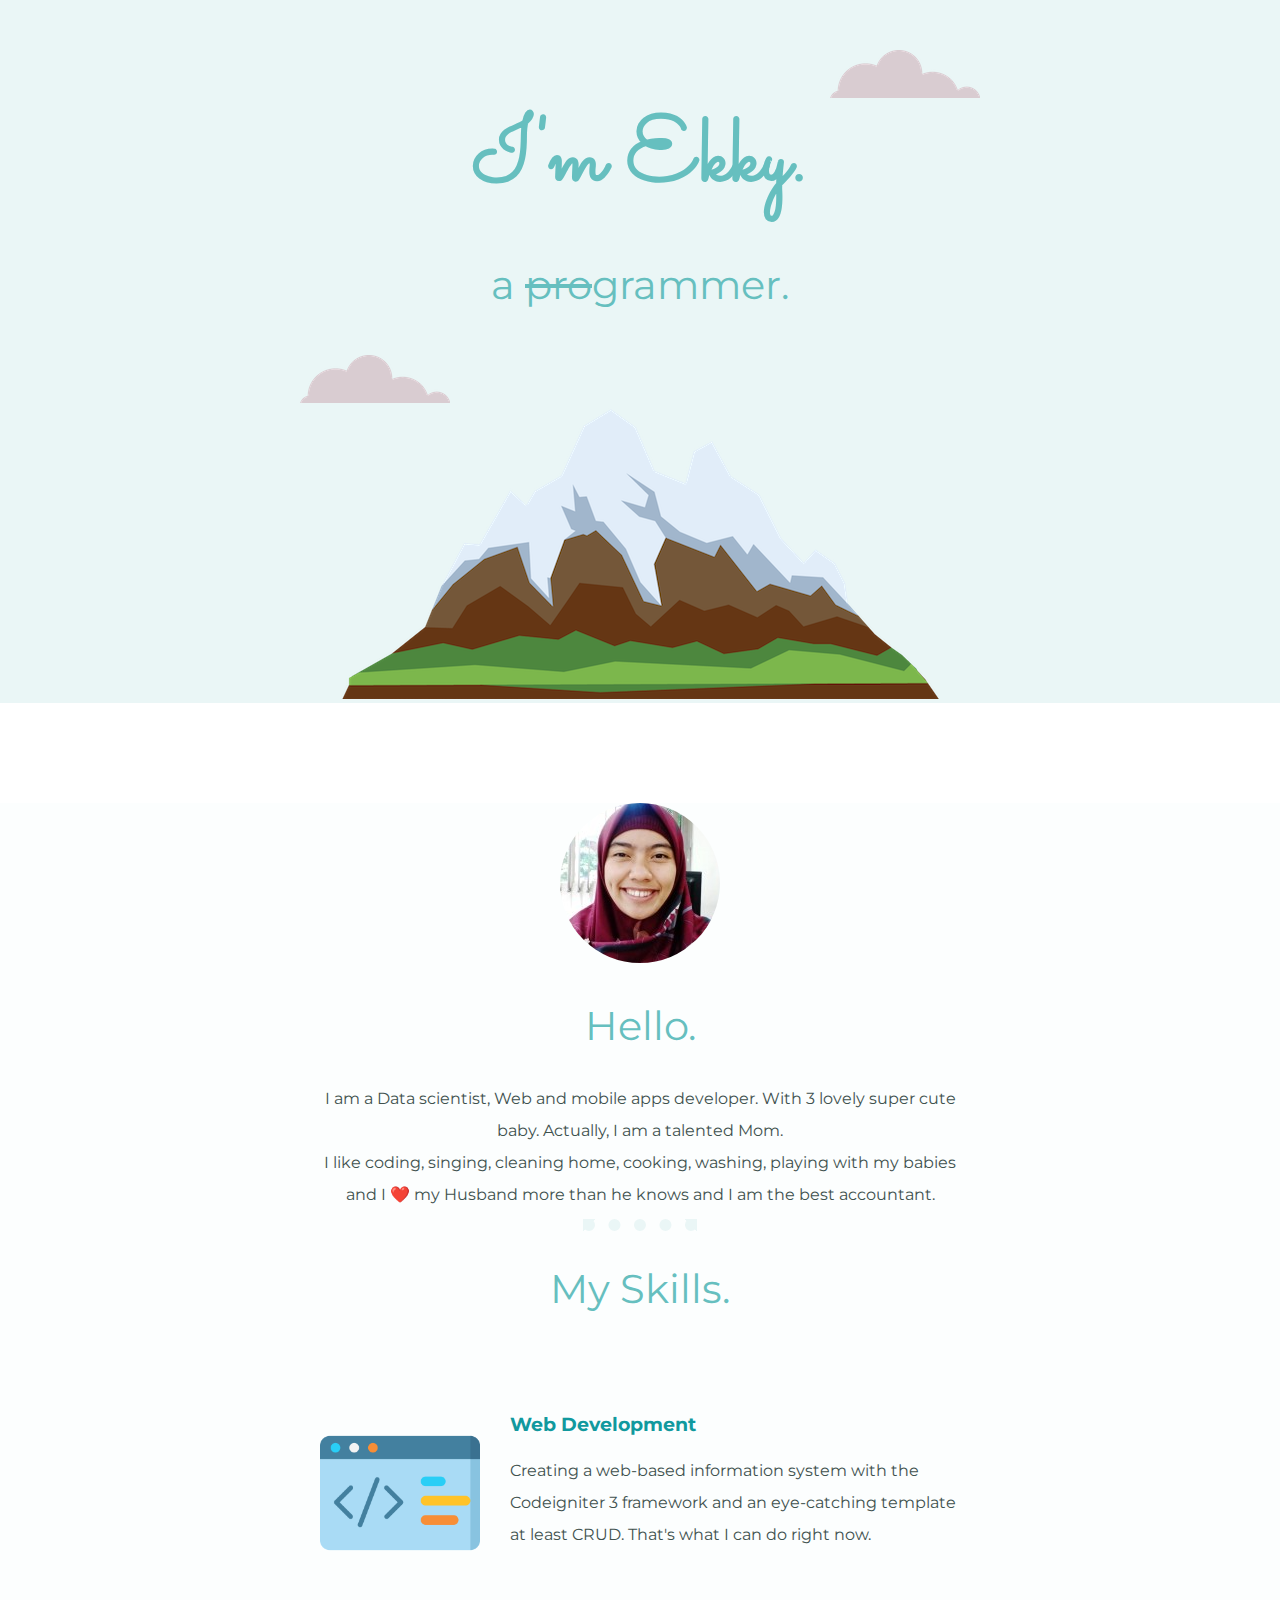
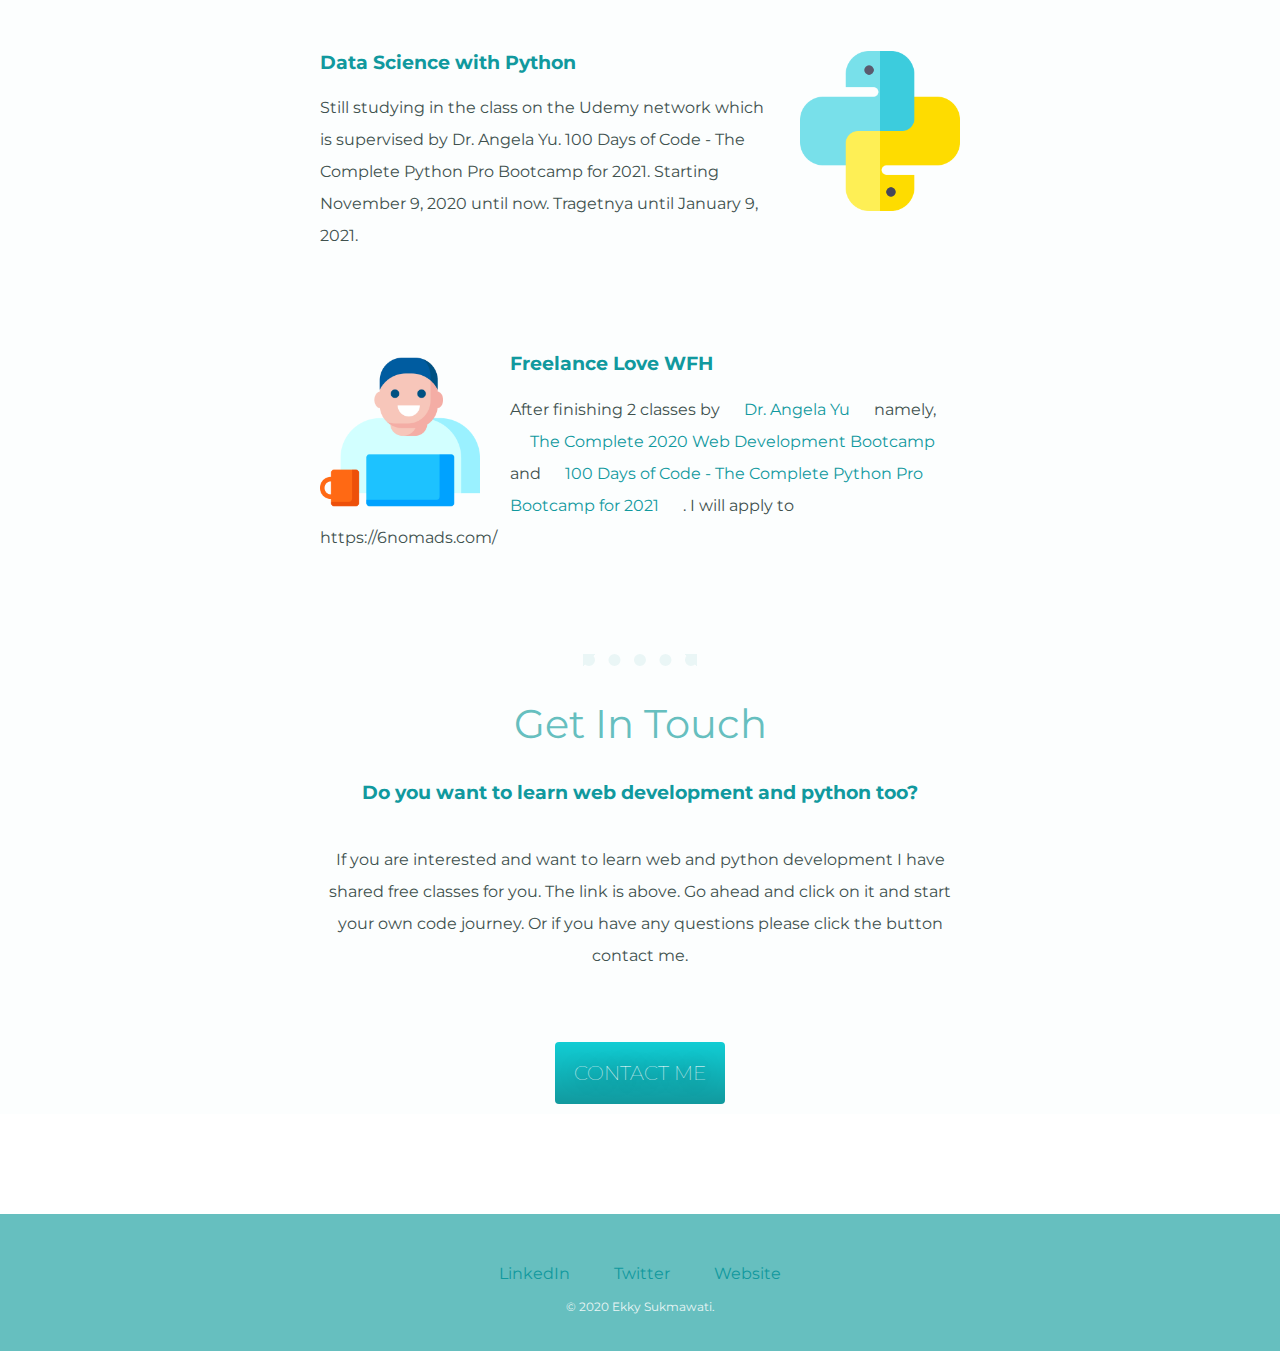
<file: index.html>
<!DOCTYPE html>
<html lang="en" dir="ltr">

<head>
  <meta charset="utf-8">
  <title>Ekky Sukmawati</title>
  <link rel="stylesheet" href="css/styles.css">
  <link rel="stylesheet" href="https://fonts.googleapis.com/css?family=Merriweather|Montserrat|Sacramento">
  <link rel="icon" href="image/favicon-32x32.png">
</head>

<body>
  <div class="top-container">
    <img class="top-cloud" src="image/cloud.png" alt="cloud-img">
    <h1 class="name">I'm Ekky.</h1>
    <h2>a <span class="pro">pro</span>grammer.</h2>
    <img class="bottom-cloud" src="image/cloud.png" alt="cloud-img">
    <img class="mountain" src="image/mountain.png" alt="mountain-img">
  </div>

  <div class="middle-container">
    <div class="profile">
      <img class="myphoto" src="image/ekky.png" alt="my-img">
      <h2>Hello.</h2>
      <p class="intro">
        I am a Data scientist, Web and mobile apps developer. With 3 lovely super cute baby. Actually, I am a talented Mom. <br>
        I like coding, singing, cleaning home, cooking, washing, playing with my babies
        and I ❤️ my Husband more than he knows
        and I am the best accountant.
      </p>
    </div>
    <hr>
    <div class="skills">
      <h2>My Skills.</h2>
      <div class="skill-row">
        <img class="code-img" src="image/code.png" alt="computer-img">
        <h3>Web Development</h3>
        <p>Creating a web-based information system with the Codeigniter 3 framework and an eye-catching template at least CRUD. That's what I can do right now.</p>
      </div>
      <div class="skill-row">
        <img class="python-img" src="image/python.png" alt="">
        <h3>Data Science with Python</h3>
        <p>Still studying in the class on the Udemy network which is supervised by Dr. Angela Yu. 100 Days of Code - The Complete Python Pro Bootcamp for 2021. Starting November 9, 2020 until now. Tragetnya until January 9, 2021.</p>
      </div>
      <div class="skill-row">
        <img class="freelance-img" src="image/freelance.png" alt="">
        <h3>Freelance Love WFH</h3>
        <p>After finishing 2 classes by <a href="https://twitter.com/yu_angela">Dr. Angela Yu</a> namely, <a href="https://www.udemy.com/share/1013gGCEsZcllbR3w=/">The Complete 2020 Web Development Bootcamp</a> and <a href="https://www.udemy.com/share/103IHMCEsZcllbR3w=/">100 Days of Code - The Complete Python Pro Bootcamp for 2021</a> . I will apply to https://6nomads.com/</p>
      </div>
    </div>
    <hr>
    <div class="contact-me">
      <h2>Get In Touch</h2>
      <h3>Do you want to learn web development and python too?</h3>
      <p class="contact-message">If you are interested and want to learn web and python development I have shared free classes for you. The link is above. Go ahead and click on it and start your own code journey. Or if you have any questions please click the button contact me.</p>
      <a class="btn" href="mailto:ekkys99@gmail.com">CONTACT ME</a>
    </div>
  </div>

  <div class="bottom-container">
    <a class="footer-link" href="https://www.linkedin.com/in/ekky-sukmawati-932810140/">LinkedIn</a>
    <a class="footer-link" href="https://twitter.com/CITRUS_ES">Twitter</a>
    <a class="footer-link" href="https://ekkys.github.io/mysite/index.html">Website</a>
    <p class="copyright">© 2020 Ekky Sukmawati.</p>
  </div>

</body>

</html>
</file>
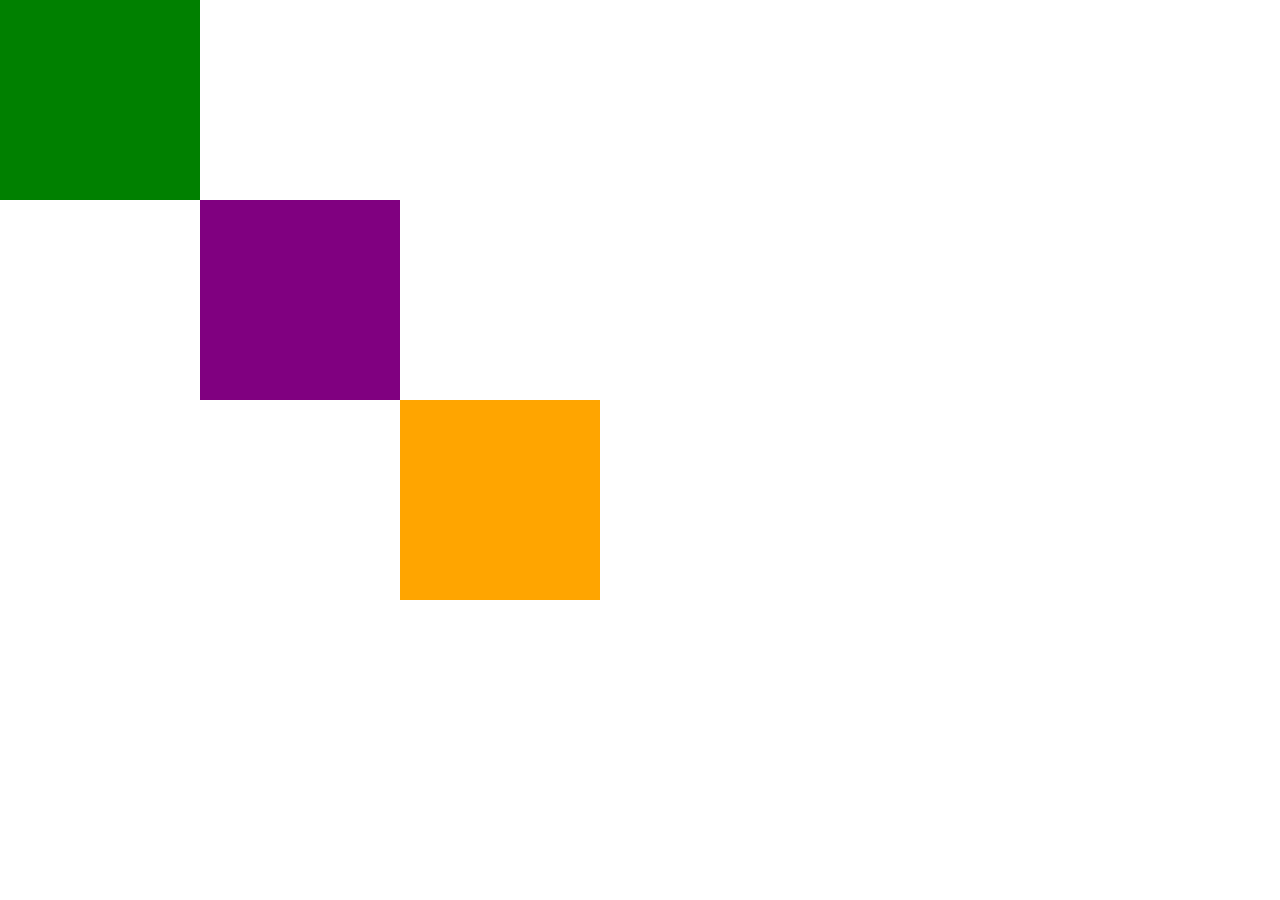
<file: box.html>
<!DOCTYPE html>
<html lang="en" dir="ltr">
  <head>
    <meta charset="utf-8">
    <title>Positioning</title>
    <link rel="stylesheet" href="css/style.css">
  </head>
  <body>
<div class="blue">

</div>

<div class="yellow">

</div>

<div class="red">

</div>


<div class="green">

</div>

<div class="purple">

</div>

<div class="orange">



</div>
  </body>
</html>
</file>
<file: css/styles.css>
/*---------------Tag Selector------------------*/
body {
  margin: 0;
  text-align: center;
  color: #40514E;
  font-family: 'Montserrat', sans-serif;
}

h1 {
  color: #66BFBF;
  font-size: 5.625rem;
  margin: 50px auto 0 auto;
  font-family: 'Sacramento', cursive;
}

h2 {
  color: #66BFBF;
  font-size: 2.5rem;
  font-family: 'Montserrat', sans-serif;
  font-weight: normal;
}

h3 {
  color: #11999E;
  font-family: 'Montserrat', sans-serif;
}

hr {
   /*border: dotted #EAF6F6 10px;
  border-bottom: none;
  width: 4%;
  margin: 100px auto 100px auto;*/
  width: 7%;
  border: .75em solid;
  border-color: #EAF6F6;
  border-bottom-style : dotted;
  border-top-style : none; 
}

a {
  color: #11999E;
  font-family: 'Montserrat', sans-serif;
  margin: 10px 20px;
  text-decoration: none;
}

a:hover{
  color: #EAF6F6;
}

p {
  line-height: 2;
}

/*--------------- Class Selector ----------------- */
.top-container {
  background-color: #EAF6F6;
  padding-top: 45px;
  position: relative;
}

.bottom-cloud {
  position: absolute;
  left: 300px;
  bottom: 300px;
}

.top-cloud {
  position: absolute;
  top: 50px;
  right: 300px;
}

.pro {
  text-decoration: line-through;
}

.middle-container {
  background-color: #fcfefe;
  margin: 100px 0 100px 0;
}

.intro {
  width: 50%;
  margin: 0 auto 0 auto;
}

.skill-row {
  width: 50%;
  margin: 100px auto 100px auto;
  text-align: left;
}

.code-img {
  width: 25%;
  float: left;
  margin-right: 30px;
}

.python-img {
  width: 25%;
  float: right;
  margin-left: 30px;
}

.freelance-img {
  width: 25%;
  float: left;
  margin-right: 30px;
}

.contact-message {
  width: 50%;
  margin: 40px auto 60px auto;
}

.btn {
  background: #11CDD4;
  background-image: -webkit-linear-gradient(top, #11CDD4, #11999E);
  background-image: -moz-linear-gradient(top, #11CDD4, #11999E);
  background-image: -ms-linear-gradient(top, #11CDD4, #11999E);
  background-image: -o-linear-gradient(top, #11CDD4, #11999E);
  background-image: -webkit-gradient(to bottom, #11CDD4, #11999E);
  -webkit-border-radius: 4px;
  -moz-border-radius: 4px;
  border-radius: 4px;
  color: #FFFFFF;
  font-family: 'Montserrat', sans-serif ;
  font-size: 20px;
  font-weight: 100;
  padding: 19px;
  text-shadow: 1px 1px 20px #000000;
  text-decoration: none;
  display: inline-block;
  cursor: pointer;
  text-align: center;
}

.btn:hover {
  border: solid #2BC4AD 2px;
  background: #30E3CB;
  background-image: -webkit-linear-gradient(top, #30E3CB, #2BC4AD);
  background-image: -moz-linear-gradient(top, #30E3CB, #2BC4AD);
  background-image: -ms-linear-gradient(top, #30E3CB, #2BC4AD);
  background-image: -o-linear-gradient(top, #30E3CB, #2BC4AD);
  background-image: -webkit-gradient(to bottom, #30E3CB, #2BC4AD);
  -webkit-border-radius: 8px;
  -moz-border-radius: 8px;
  border-radius: 8px;
  text-decoration: none;
}

.bottom-container {
  background-color: #66BFBF;
  padding: 50px 0 20px 0 ;
}

.footer-link {
  color: #11999E;
  margin-top: 10px;
}

.copyright {
  color: #EAF6F6;
  font-size: 0.75rem;
}
</file>
<file: css/style.css>
/*---------------Tag Selector------------------*/
body {
  margin: 0;
  text-align: center;
  font-family: 'Merriweather', serif;
}

div {
  background-color: #d9ecf2;
}

h1{
margin-top: 0;
font-family: 'Sacramento', cursive;
}

h2{
  font-family: 'Montserrat', sans-serif;
}

h3{
  font-family: 'Montserrat', sans-serif;
}

/*--------------- Class Selector ----------------- */

.bottom-cloud {
  position: absolute;
}

.bottom-container {
  background-color: blue;
  width: 200px;
  height: 200px;
}

.middle-container {
  background-color: red;
  width: 200px;
  height: 200px;
}


.top-container {
  background-color: #d9ecf2;
}

.pro {
  text-decoration: underline;
}

/* Praktikum Relative */
/* .blue{
  background-color: blue;
  width: 200px;
  height: 200px;
}

.yellow{
  background-color: yellow;
  width: 200px;
  height: 200px;
  position: relative;
  left: 200px;
  bottom: 200px;

}

.red{
  background-color: red;
  width: 200px;
  height: 200px;
  position: relative;
  left: 400px;
  bottom: 400px;
} */
/* Praktikum Absolute */
.green {
  background-color: green;
  width: 200px;
  height: 200px;
}

.purple {
  background-color: purple;
  width: 200px;
  height: 200px;
  position: absolute;
  left: 200px;
}

.orange {
  background-color: orange;
  width: 200px;
  height: 200px;
  position: absolute;
  left: 400px;
  top: 400px;
}
</file>
